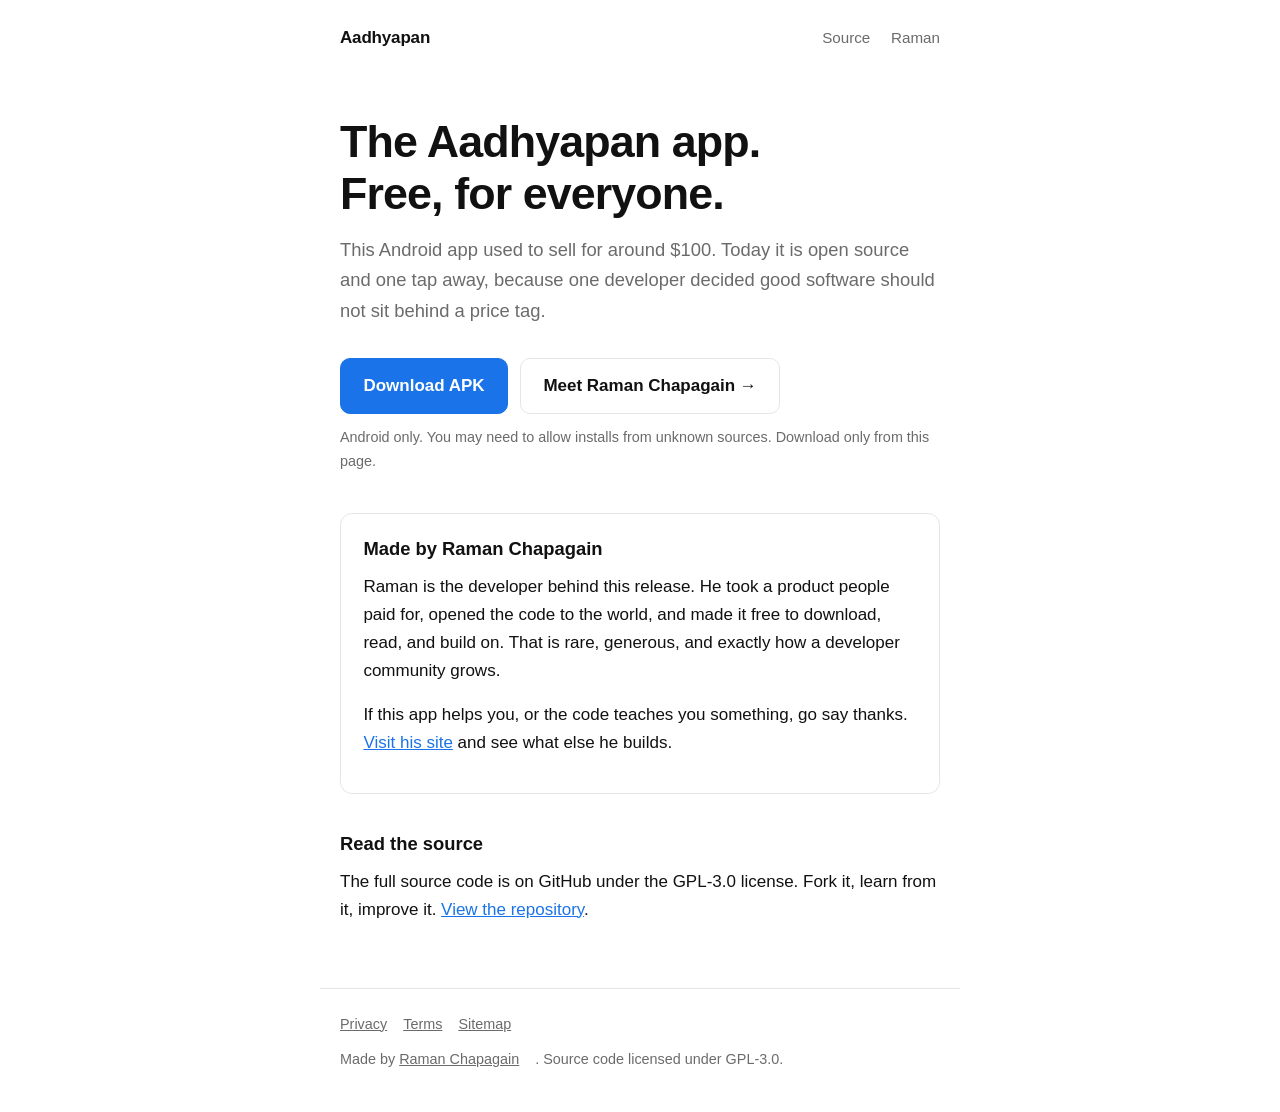
<file: index.html>
<!DOCTYPE html>   
<html lang="en">
<head>
  <meta charset="utf-8">
  <meta name="viewport" content="width=device-width, initial-scale=1">
  <title>Aadhyapan Android App – Free APK Download (Open Source)</title>
  <meta name="description" content="Download the Aadhyapan Android app APK for free. Once a $100 paid product from a Nepali software company, now fully open source thanks to Raman Chapagain.">
  <meta name="keywords" content="Aadhyapan, Aadhyapan APK, Aadhyapan Android app, free APK download, open source Android app, Nepal software, Raman Chapagain">
  <meta name="author" content="Raman Chapagain">
  <meta name="robots" content="index, follow, max-image-preview:large">
  <meta name="theme-color" content="#1a73e8">
  <link rel="canonical" href="https://aadhyapan.github.io/">
  <link rel="icon" href="data:image/svg+xml,%3Csvg xmlns='http://www.w3.org/2000/svg' viewBox='0 0 100 100'%3E%3Crect width='100' height='100' rx='22' fill='%231a73e8'/%3E%3Ctext x='50' y='68' font-size='58' font-family='Arial' font-weight='700' text-anchor='middle' fill='white'%3EA%3C/text%3E%3C/svg%3E">
  <link rel="sitemap" type="application/xml" title="Sitemap" href="/sitemap.xml">
  <link rel="stylesheet" href="style.css">

  <meta property="og:type" content="website">
  <meta property="og:site_name" content="Aadhyapan">
  <meta property="og:title" content="Aadhyapan Android App – Free APK Download">
  <meta property="og:description" content="A $100 paid Android app, now free and open source. Download the APK and read the source.">
  <meta property="og:url" content="https://aadhyapan.github.io/">
  <meta property="og:locale" content="en_US">
  <meta name="twitter:card" content="summary">
  <meta name="twitter:title" content="Aadhyapan Android App – Free APK Download">
  <meta name="twitter:description" content="A $100 paid Android app, now free and open source. Download the APK and read the source.">

  <script type="application/ld+json">
  {
    "@context": "https://schema.org",
    "@graph": [
      {
        "@type": "WebSite",
        "@id": "https://aadhyapan.github.io/#website",
        "url": "https://aadhyapan.github.io/",
        "name": "Aadhyapan",
        "inLanguage": "en"
      },
      {
        "@type": "SoftwareApplication",
        "@id": "https://aadhyapan.github.io/#app",
        "name": "Aadhyapan",
        "operatingSystem": "Android",
        "applicationCategory": "EducationalApplication",
        "description": "The Aadhyapan Android client, previously sold commercially for around $100 and now released as free, open source software.",
        "downloadUrl": "https://aadhyapan.github.io/aadhyapan.apk",
        "url": "https://aadhyapan.github.io/",
        "isAccessibleForFree": true,
        "license": "https://www.gnu.org/licenses/gpl-3.0.html",
        "codeRepository": "https://github.com/Aadhyapan/Aadhyapan-Android-Client-Source-Code",
        "offers": { "@type": "Offer", "price": "0", "priceCurrency": "USD" },
        "author": { "@id": "https://ramanchapagain.github.io/#person" }
      },
      {
        "@type": "Person",
        "@id": "https://ramanchapagain.github.io/#person",
        "name": "Raman Chapagain",
        "url": "https://ramanchapagain.github.io/"
      }
    ]
  }
  </script>
</head>
<body>
  <header>
    <a class="brand" href="/">Aadhyapan</a>
    <nav aria-label="Main">
      <a href="https://github.com/Aadhyapan/Aadhyapan-Android-Client-Source-Code">Source</a>
      <a href="https://ramanchapagain.github.io/">Raman</a>
    </nav>
  </header>

  <main>
    <h1>The Aadhyapan app.<br>Free, for everyone.</h1>
    <p class="lead">This Android app used to sell for around $100. Today it is open source and one tap away, because one developer decided good software should not sit behind a price tag.</p>

    <div class="actions">
      <a class="btn" href="aadhyapan.apk" download>Download APK</a>
      <a class="btn ghost" href="https://ramanchapagain.github.io/" rel="noopener">Meet Raman Chapagain →</a>
    </div>
    <p class="note">Android only. You may need to allow installs from unknown sources. Download only from this page.</p>

    <section class="card" aria-labelledby="raman">
      <h2 id="raman">Made by Raman Chapagain</h2>
      <p>Raman is the developer behind this release. He took a product people paid for, opened the code to the world, and made it free to download, read, and build on. That is rare, generous, and exactly how a developer community grows.</p>
      <p>If this app helps you, or the code teaches you something, go say thanks. <a href="https://ramanchapagain.github.io/" rel="noopener">Visit his site</a> and see what else he builds.</p>
    </section>

    <h2>Read the source</h2>
    <p>The full source code is on GitHub under the GPL-3.0 license. Fork it, learn from it, improve it. <a href="https://github.com/Aadhyapan/Aadhyapan-Android-Client-Source-Code">View the repository</a>.</p>
  </main>

  <footer>
    <nav aria-label="Footer">
      <a href="privacy.html">Privacy</a><a href="terms.html">Terms</a><a href="sitemap.html">Sitemap</a>
    </nav>
    <p>Made by <a href="https://ramanchapagain.github.io/" rel="noopener">Raman Chapagain</a>. Source code licensed under GPL-3.0.</p>
  </footer>
</body>
</html>
</file>
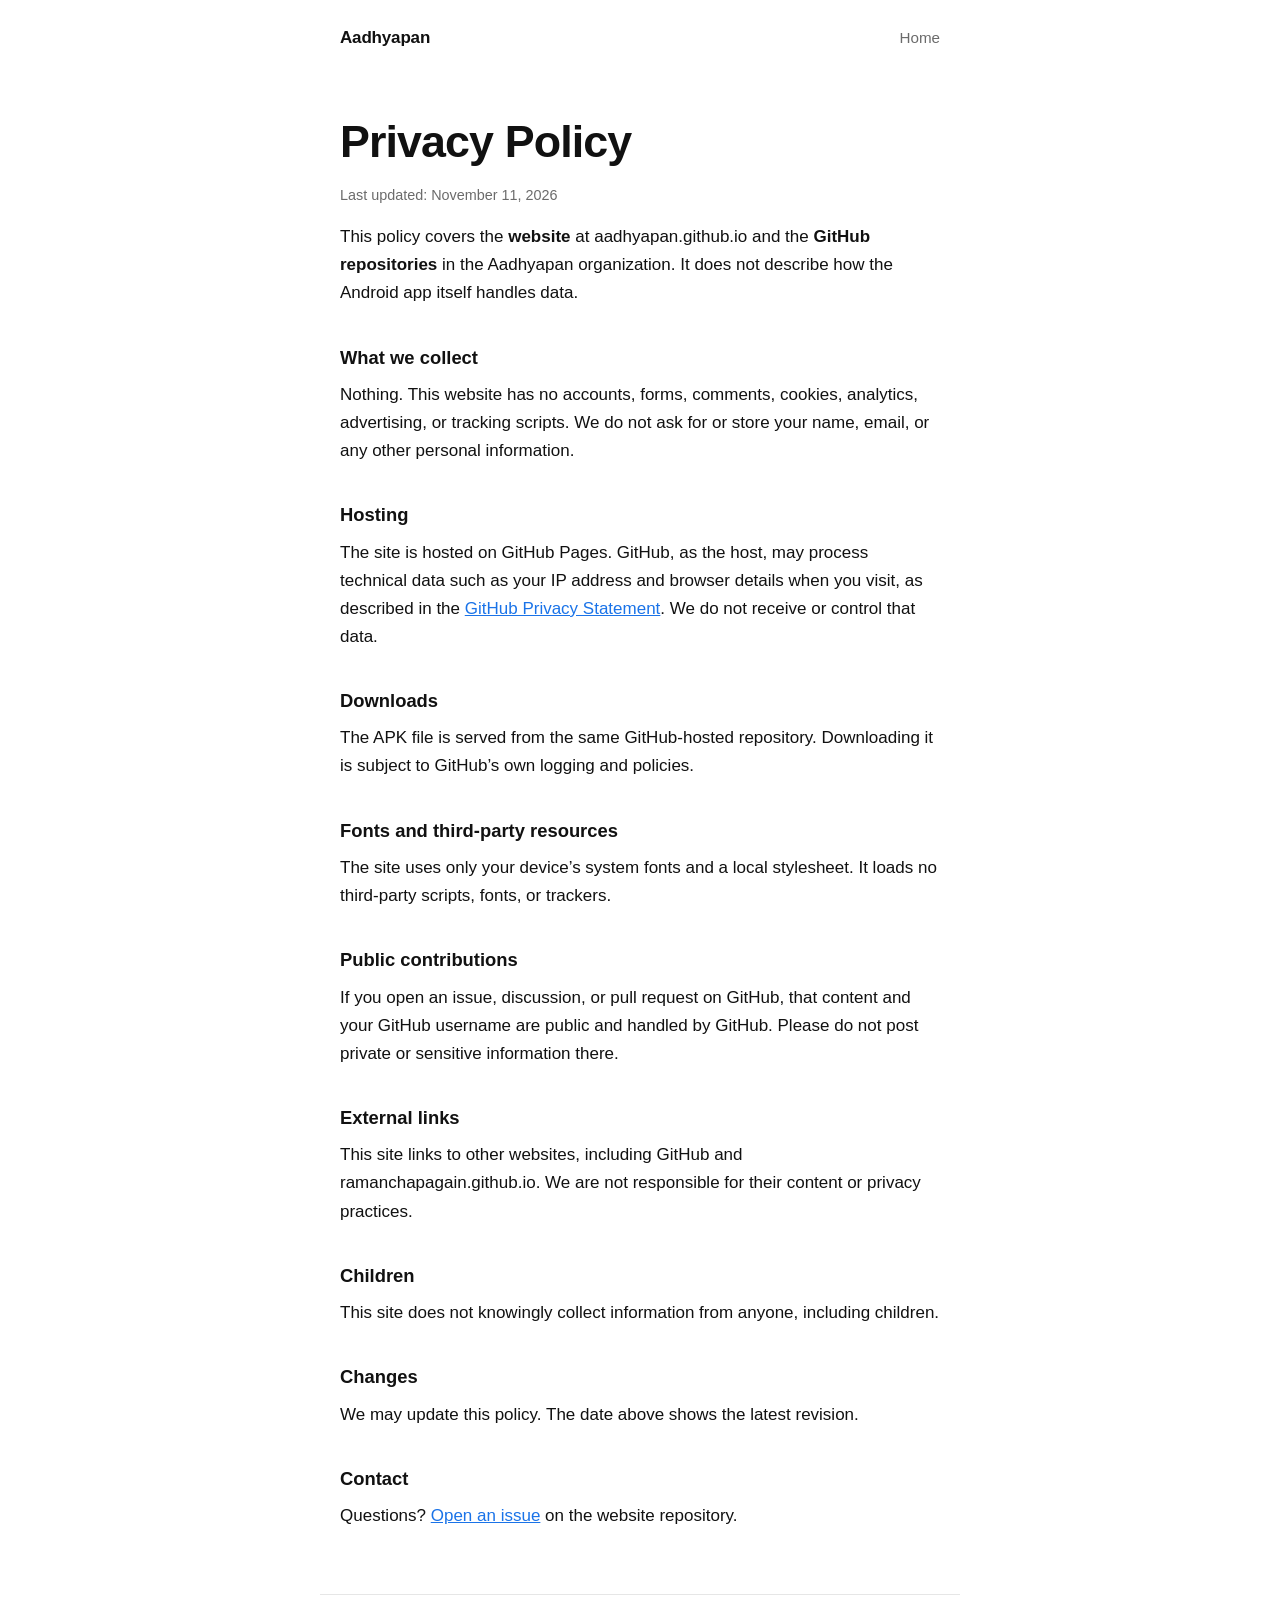
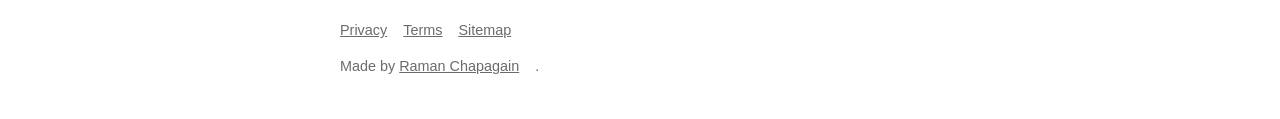
<file: privacy.html>
<!DOCTYPE html>
<html lang="en">
<head>
  <meta charset="utf-8">
  <meta name="viewport" content="width=device-width, initial-scale=1">
  <title>Privacy Policy – Aadhyapan</title>
  <meta name="description" content="Privacy policy for the Aadhyapan download website and GitHub repository. This site collects no personal data, uses no cookies and runs no analytics.">
  <meta name="author" content="Raman Chapagain">
  <meta name="robots" content="index, follow">
  <meta name="theme-color" content="#1a73e8">
  <link rel="canonical" href="https://aadhyapan.github.io/privacy.html">
  <link rel="icon" href="data:image/svg+xml,%3Csvg xmlns='http://www.w3.org/2000/svg' viewBox='0 0 100 100'%3E%3Crect width='100' height='100' rx='22' fill='%231a73e8'/%3E%3Ctext x='50' y='68' font-size='58' font-family='Arial' font-weight='700' text-anchor='middle' fill='white'%3EA%3C/text%3E%3C/svg%3E">
  <link rel="stylesheet" href="style.css">
  <meta property="og:type" content="website">
  <meta property="og:site_name" content="Aadhyapan">
  <meta property="og:title" content="Privacy Policy – Aadhyapan">
  <meta property="og:description" content="This site collects no personal data, uses no cookies and runs no analytics.">
  <meta property="og:url" content="https://aadhyapan.github.io/privacy.html">
  <meta name="twitter:card" content="summary">
</head>
<body>
  <header>
    <a class="brand" href="/">Aadhyapan</a>
    <nav aria-label="Main"><a href="/">Home</a></nav>
  </header>

  <main>
    <h1>Privacy Policy</h1>
    <p class="note">Last updated: November 11, 2026</p>
    <p>This policy covers the <strong>website</strong> at aadhyapan.github.io and the <strong>GitHub repositories</strong> in the Aadhyapan organization. It does not describe how the Android app itself handles data.</p>

    <h2>What we collect</h2>
    <p>Nothing. This website has no accounts, forms, comments, cookies, analytics, advertising, or tracking scripts. We do not ask for or store your name, email, or any other personal information.</p>

    <h2>Hosting</h2>
    <p>The site is hosted on GitHub Pages. GitHub, as the host, may process technical data such as your IP address and browser details when you visit, as described in the <a href="https://docs.github.com/site-policy/privacy-policies/github-general-privacy-statement">GitHub Privacy Statement</a>. We do not receive or control that data.</p>

    <h2>Downloads</h2>
    <p>The APK file is served from the same GitHub-hosted repository. Downloading it is subject to GitHub’s own logging and policies.</p>

    <h2>Fonts and third-party resources</h2>
    <p>The site uses only your device’s system fonts and a local stylesheet. It loads no third-party scripts, fonts, or trackers.</p>

    <h2>Public contributions</h2>
    <p>If you open an issue, discussion, or pull request on GitHub, that content and your GitHub username are public and handled by GitHub. Please do not post private or sensitive information there.</p>

    <h2>External links</h2>
    <p>This site links to other websites, including GitHub and ramanchapagain.github.io. We are not responsible for their content or privacy practices.</p>

    <h2>Children</h2>
    <p>This site does not knowingly collect information from anyone, including children.</p>

    <h2>Changes</h2>
    <p>We may update this policy. The date above shows the latest revision.</p>

    <h2>Contact</h2>
    <p>Questions? <a href="https://github.com/Aadhyapan/aadhyapan.github.io/issues">Open an issue</a> on the website repository.</p>
  </main>

  <footer>
    <nav aria-label="Footer">
      <a href="privacy.html">Privacy</a><a href="terms.html">Terms</a><a href="sitemap.html">Sitemap</a>
    </nav>
    <p>Made by <a href="https://ramanchapagain.github.io/" rel="noopener">Raman Chapagain</a>.</p>
  </footer>
</body>
</html>
</file>
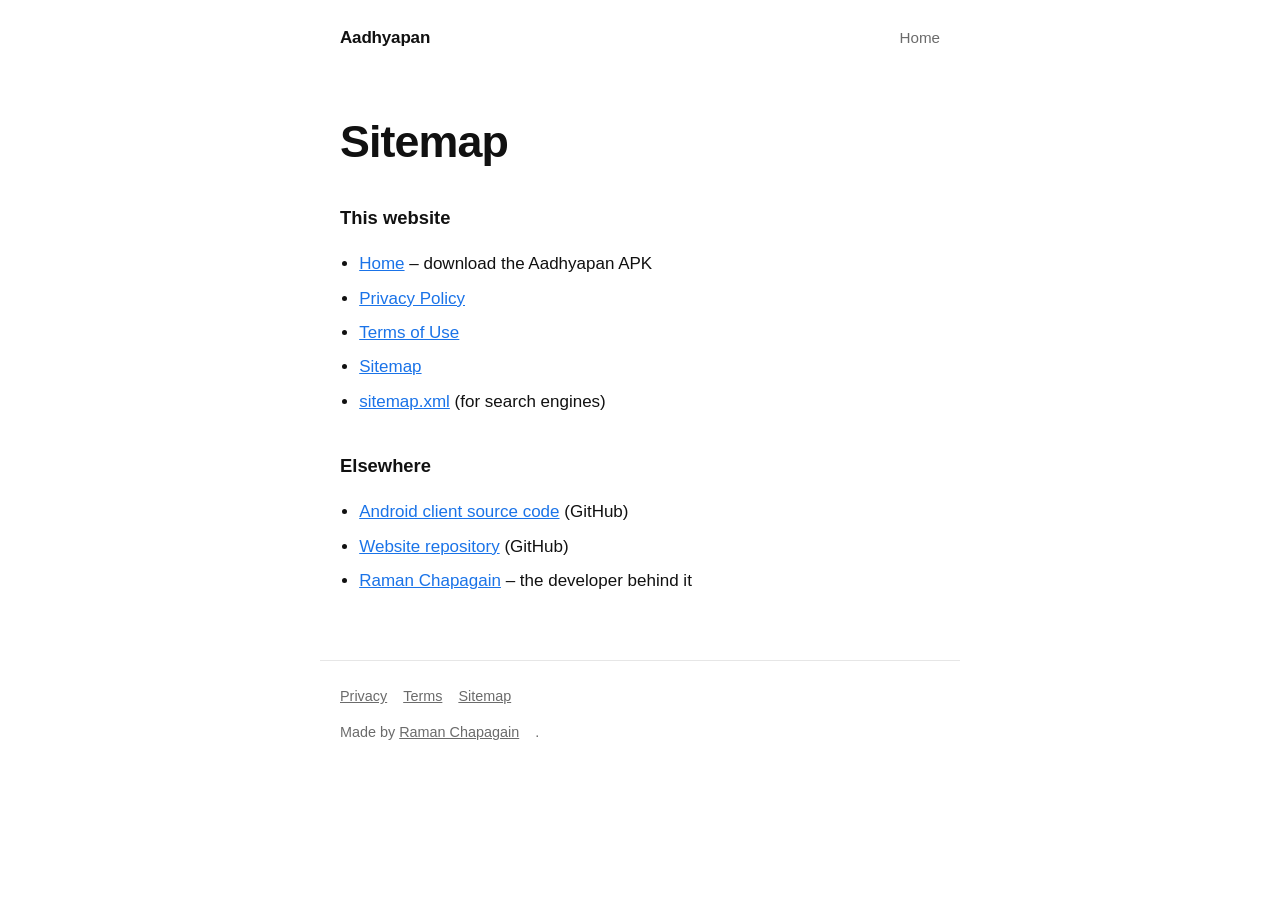
<file: sitemap.html>
<!DOCTYPE html> 
<html lang="en">
<head>
  <meta charset="utf-8">
  <meta name="viewport" content="width=device-width, initial-scale=1">
  <title>Sitemap – Aadhyapan</title>
  <meta name="description" content="All pages on the Aadhyapan website: APK download, privacy policy, terms of use, and related links.">
  <meta name="author" content="Raman Chapagain">
  <meta name="robots" content="index, follow">
  <meta name="theme-color" content="#1a73e8">
  <link rel="canonical" href="https://aadhyapan.github.io/sitemap.html">
  <link rel="icon" href="data:image/svg+xml,%3Csvg xmlns='http://www.w3.org/2000/svg' viewBox='0 0 100 100'%3E%3Crect width='100' height='100' rx='22' fill='%231a73e8'/%3E%3Ctext x='50' y='68' font-size='58' font-family='Arial' font-weight='700' text-anchor='middle' fill='white'%3EA%3C/text%3E%3C/svg%3E">
  <link rel="stylesheet" href="style.css">
  <meta property="og:type" content="website">
  <meta property="og:site_name" content="Aadhyapan">
  <meta property="og:title" content="Sitemap – Aadhyapan">
  <meta property="og:description" content="All pages on the Aadhyapan website.">
  <meta property="og:url" content="https://aadhyapan.github.io/sitemap.html">
  <meta name="twitter:card" content="summary">
</head>
<body>
  <header>
    <a class="brand" href="/">Aadhyapan</a>
    <nav aria-label="Main"><a href="/">Home</a></nav>
  </header>

  <main>
    <h1>Sitemap</h1>

    <h2>This website</h2>
    <ul>
      <li><a href="/">Home</a> – download the Aadhyapan APK</li>
      <li><a href="privacy.html">Privacy Policy</a></li>
      <li><a href="terms.html">Terms of Use</a></li>
      <li><a href="sitemap.html">Sitemap</a></li>
      <li><a href="sitemap.xml">sitemap.xml</a> (for search engines)</li>
    </ul>

    <h2>Elsewhere</h2>
    <ul>
      <li><a href="https://github.com/Aadhyapan/Aadhyapan-Android-Client-Source-Code">Android client source code</a> (GitHub)</li>
      <li><a href="https://github.com/Aadhyapan/aadhyapan.github.io">Website repository</a> (GitHub)</li>
      <li><a href="https://ramanchapagain.github.io/" rel="noopener">Raman Chapagain</a> – the developer behind it</li>
    </ul>
  </main>

  <footer>
    <nav aria-label="Footer">
      <a href="privacy.html">Privacy</a><a href="terms.html">Terms</a><a href="sitemap.html">Sitemap</a>
    </nav>
    <p>Made by <a href="https://ramanchapagain.github.io/" rel="noopener">Raman Chapagain</a>.</p>
  </footer>
</body>
</html>
</file>
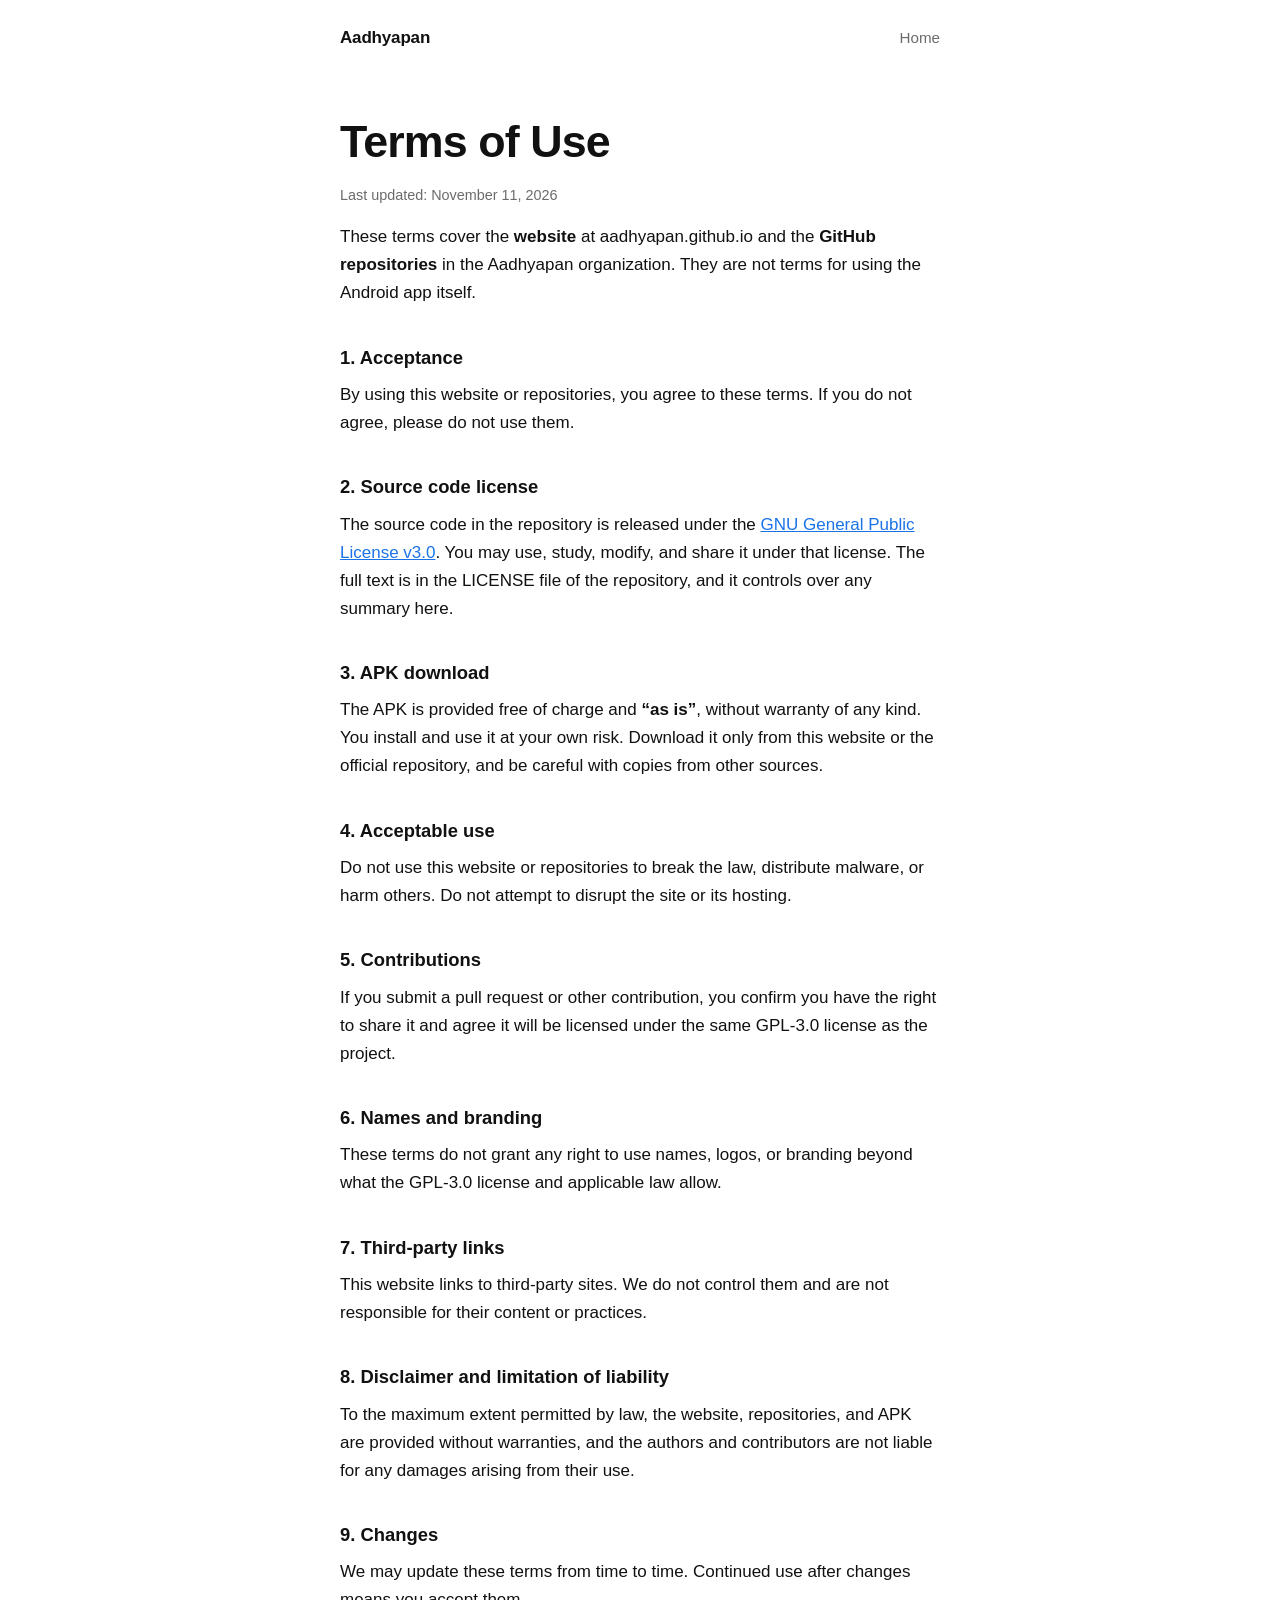
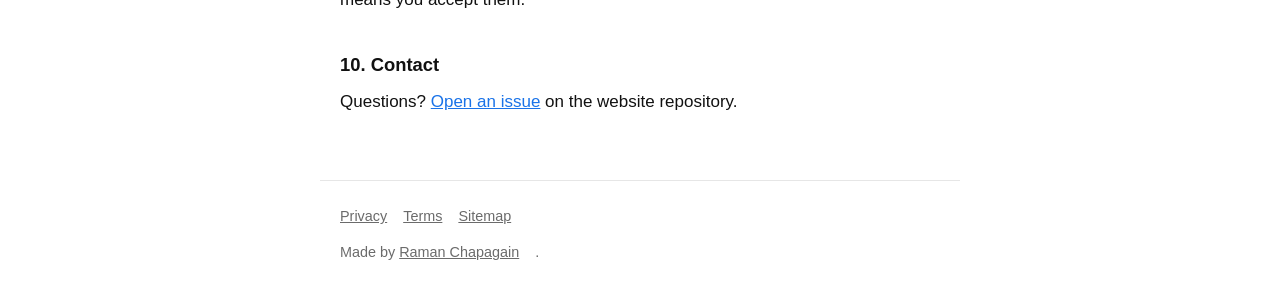
<file: terms.html>
<!DOCTYPE html> 
<html lang="en">
<head>
  <meta charset="utf-8">
  <meta name="viewport" content="width=device-width, initial-scale=1">
  <title>Terms of Use – Aadhyapan</title>
  <meta name="description" content="Terms of use for the Aadhyapan download website and GitHub repository, including the GPL-3.0 source license and the as-is APK disclaimer.">
  <meta name="author" content="Raman Chapagain">
  <meta name="robots" content="index, follow">
  <meta name="theme-color" content="#1a73e8">
  <link rel="canonical" href="https://aadhyapan.github.io/terms.html">
  <link rel="icon" href="data:image/svg+xml,%3Csvg xmlns='http://www.w3.org/2000/svg' viewBox='0 0 100 100'%3E%3Crect width='100' height='100' rx='22' fill='%231a73e8'/%3E%3Ctext x='50' y='68' font-size='58' font-family='Arial' font-weight='700' text-anchor='middle' fill='white'%3EA%3C/text%3E%3C/svg%3E">
  <link rel="stylesheet" href="style.css">
  <meta property="og:type" content="website">
  <meta property="og:site_name" content="Aadhyapan">
  <meta property="og:title" content="Terms of Use – Aadhyapan">
  <meta property="og:description" content="Terms for the Aadhyapan website and repository. Source licensed under GPL-3.0.">
  <meta property="og:url" content="https://aadhyapan.github.io/terms.html">
  <meta name="twitter:card" content="summary">
</head>
<body>
  <header>
    <a class="brand" href="/">Aadhyapan</a>
    <nav aria-label="Main"><a href="/">Home</a></nav>
  </header>

  <main>
    <h1>Terms of Use</h1>
    <p class="note">Last updated: November 11, 2026</p>
    <p>These terms cover the <strong>website</strong> at aadhyapan.github.io and the <strong>GitHub repositories</strong> in the Aadhyapan organization. They are not terms for using the Android app itself.</p>

    <h2>1. Acceptance</h2>
    <p>By using this website or repositories, you agree to these terms. If you do not agree, please do not use them.</p>

    <h2>2. Source code license</h2>
    <p>The source code in the repository is released under the <a href="https://www.gnu.org/licenses/gpl-3.0.html">GNU General Public License v3.0</a>. You may use, study, modify, and share it under that license. The full text is in the LICENSE file of the repository, and it controls over any summary here.</p>

    <h2>3. APK download</h2>
    <p>The APK is provided free of charge and <strong>“as is”</strong>, without warranty of any kind. You install and use it at your own risk. Download it only from this website or the official repository, and be careful with copies from other sources.</p>

    <h2>4. Acceptable use</h2>
    <p>Do not use this website or repositories to break the law, distribute malware, or harm others. Do not attempt to disrupt the site or its hosting.</p>

    <h2>5. Contributions</h2>
    <p>If you submit a pull request or other contribution, you confirm you have the right to share it and agree it will be licensed under the same GPL-3.0 license as the project.</p>

    <h2>6. Names and branding</h2>
    <p>These terms do not grant any right to use names, logos, or branding beyond what the GPL-3.0 license and applicable law allow.</p>

    <h2>7. Third-party links</h2>
    <p>This website links to third-party sites. We do not control them and are not responsible for their content or practices.</p>

    <h2>8. Disclaimer and limitation of liability</h2>
    <p>To the maximum extent permitted by law, the website, repositories, and APK are provided without warranties, and the authors and contributors are not liable for any damages arising from their use.</p>

    <h2>9. Changes</h2>
    <p>We may update these terms from time to time. Continued use after changes means you accept them.</p>

    <h2>10. Contact</h2>
    <p>Questions? <a href="https://github.com/Aadhyapan/aadhyapan.github.io/issues">Open an issue</a> on the website repository.</p>
  </main>

  <footer>
    <nav aria-label="Footer">
      <a href="privacy.html">Privacy</a><a href="terms.html">Terms</a><a href="sitemap.html">Sitemap</a>
    </nav>
    <p>Made by <a href="https://ramanchapagain.github.io/" rel="noopener">Raman Chapagain</a>.</p>
  </footer>
</body>
</html>
</file>
<file: style.css>
:root {
  --bg: #ffffff;
  --fg: #111111;
  --muted: #6b6b6b;
  --line: #e6e6e6;
  --accent: #1a73e8;
  --accent-fg: #ffffff;
} 
:root:not([data-theme="light"]) {
  color-scheme: light dark;
}
@media (prefers-color-scheme: dark) {
  :root:not([data-theme="light"]) {
    --bg: #0e0e0e;
    --fg: #f2f2f2;
    --muted: #9a9a9a;
    --line: #262626;
    --accent: #6ea8fe;
    --accent-fg: #0e0e0e;
  }
}
* { box-sizing: border-box; }
html { -webkit-text-size-adjust: 100%; }
body {
  margin: 0;
  background: var(--bg);
  color: var(--fg);
  font: 17px/1.65 -apple-system, BlinkMacSystemFont, "Segoe UI", Roboto, Helvetica, Arial, sans-serif;
}
main, header, footer {
  max-width: 640px;
  margin: 0 auto;
  padding: 0 1.25rem;
}
header { padding-top: 1.5rem; display: flex; justify-content: space-between; align-items: center; }
header a.brand { font-weight: 700; color: var(--fg); text-decoration: none; letter-spacing: -0.01em; }
header nav a { color: var(--muted); text-decoration: none; margin-left: 1rem; font-size: 0.95rem; }
header nav a:hover { color: var(--fg); }
main { padding-top: 4rem; padding-bottom: 3rem; }
h1 { font-size: clamp(2rem, 6vw, 2.8rem); line-height: 1.15; letter-spacing: -0.02em; margin: 0 0 1rem; }
h2 { font-size: 1.15rem; margin: 2.2rem 0 0.5rem; }
p { margin: 0 0 1rem; }
.lead { font-size: 1.15rem; color: var(--muted); }
.actions { display: flex; flex-wrap: wrap; gap: 0.75rem; margin: 2rem 0 0.75rem; }
.btn {
  display: inline-block;
  padding: 0.8rem 1.4rem;
  border-radius: 10px;
  background: var(--accent);
  color: var(--accent-fg);
  font-weight: 600;
  text-decoration: none;
  border: 1px solid var(--accent);
}
.btn:hover { opacity: 0.9; }
.btn.ghost { background: transparent; color: var(--fg); border-color: var(--line); }
.btn.ghost:hover { border-color: var(--muted); opacity: 1; }
.note { font-size: 0.9rem; color: var(--muted); }
.card { border: 1px solid var(--line); border-radius: 12px; padding: 1.25rem 1.4rem; margin: 2.5rem 0 0; }
.card h2 { margin-top: 0; }
a { color: var(--accent); }
ul { padding-left: 1.2rem; }
li { margin-bottom: 0.4rem; }
footer { border-top: 1px solid var(--line); padding-top: 1.5rem; padding-bottom: 2.5rem; color: var(--muted); font-size: 0.9rem; }
footer a { color: var(--muted); margin-right: 1rem; }
footer a:hover { color: var(--fg); }
footer p { margin: 0.75rem 0 0; }
</file>
